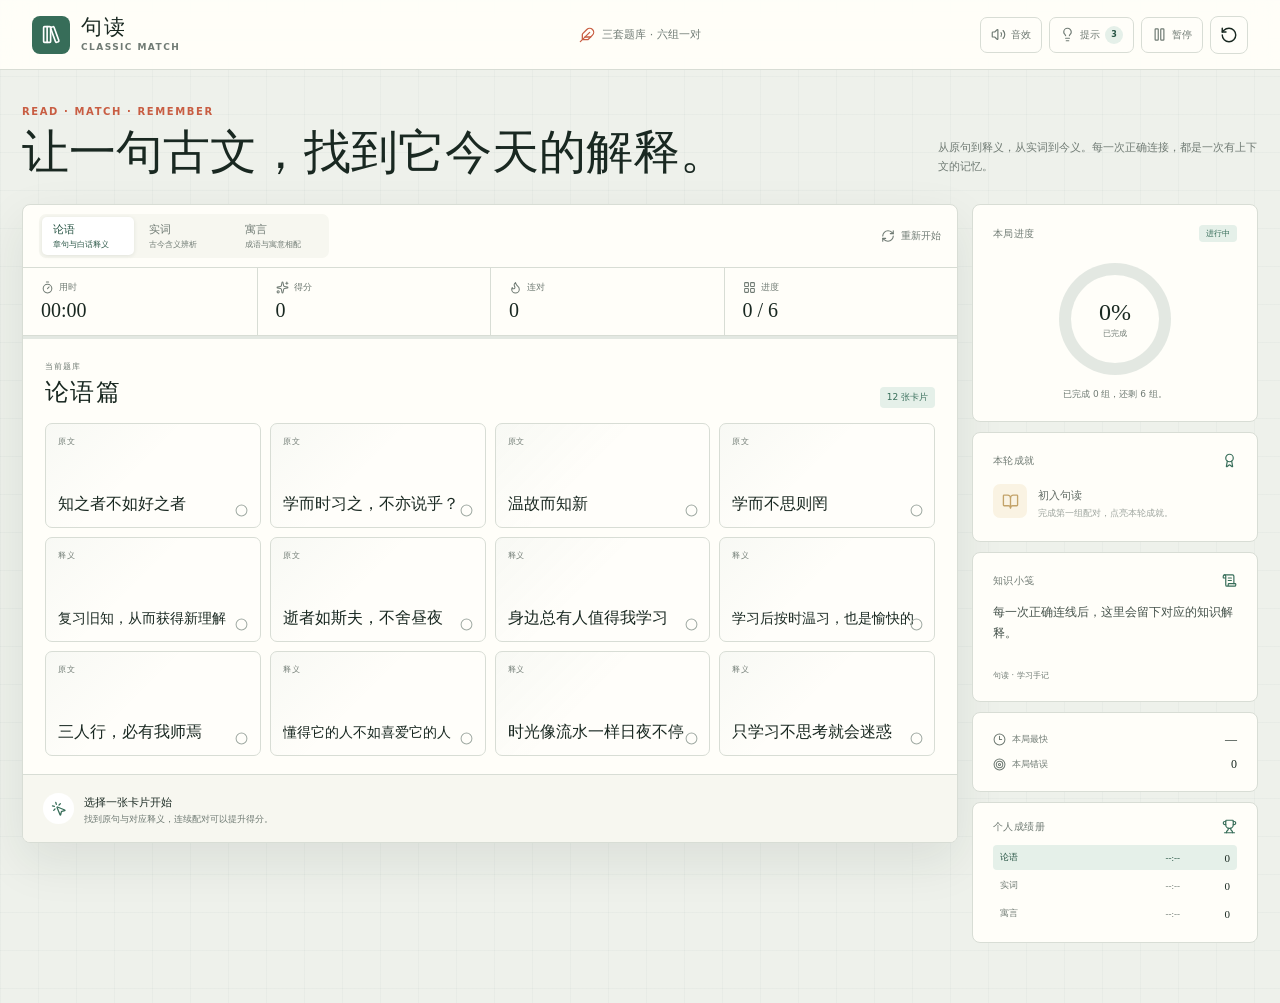
<file: index.html>
<!doctype html>
<html lang="zh-CN">
  <head>
    <meta charset="UTF-8" />
    <meta name="viewport" content="width=device-width, initial-scale=1.0" />
    <meta
      name="description"
      content="文言文连连看：通过配对原句、释义、实词与寓意复习文言文知识。"
    />
    <link rel="icon" href="data:," />
    <title>句读 · 文言文连连看</title>
    <link rel="stylesheet" href="styles.css" />
  </head>
  <body>
    <header class="topbar">
      <a class="brand" href="#" aria-label="句读首页">
        <span class="brand-mark"><i data-lucide="library-big"></i></span>
        <span class="brand-copy">
          <strong>句读</strong>
          <small>CLASSIC MATCH</small>
        </span>
      </a>
      <div class="topbar-note">
        <i data-lucide="feather"></i>
        三套题库 · 六组一对
      </div>
      <div class="top-controls">
        <button class="control-button" id="soundToggle" type="button" aria-pressed="true">
          <i data-lucide="volume-2"></i>
          <span>音效</span>
        </button>
        <button class="control-button" id="hintButton" type="button">
          <i data-lucide="lightbulb"></i>
          <span>提示</span>
          <em id="hintCount">3</em>
        </button>
        <button class="control-button" id="pauseButton" type="button">
          <i data-lucide="pause"></i>
          <span>暂停</span>
        </button>
        <button class="icon-button" id="restartTopButton" type="button" aria-label="重新开始本局" title="重新开始">
          <i data-lucide="rotate-ccw"></i>
        </button>
      </div>
    </header>

    <main class="page-shell">
      <div class="page-heading">
        <div>
          <p class="eyebrow">READ · MATCH · REMEMBER</p>
          <h1>让一句古文，找到它今天的解释。</h1>
        </div>
        <p class="heading-copy">
          从原句到释义，从实词到今义。每一次正确连接，都是一次有上下文的记忆。
        </p>
      </div>

      <div class="game-layout">
        <section class="game-column" aria-labelledby="boardHeading">
          <div class="game-toolbar">
            <div class="bank-tabs" id="bankTabs" aria-label="选择题库"></div>
            <button class="text-button" id="restartButton" type="button">
              <i data-lucide="refresh-cw"></i>
              重新开始
            </button>
          </div>

          <div class="scorebar">
            <div class="score-item">
              <span><i data-lucide="timer"></i> 用时</span>
              <strong id="timerValue">00:00</strong>
            </div>
            <div class="score-item">
              <span><i data-lucide="sparkles"></i> 得分</span>
              <strong id="scoreValue">0</strong>
            </div>
            <div class="score-item">
              <span><i data-lucide="flame"></i> 连对</span>
              <strong id="streakValue">0</strong>
            </div>
            <div class="score-item">
              <span><i data-lucide="layout-grid"></i> 进度</span>
              <strong id="progressValue">0 / 6</strong>
            </div>
          </div>

          <div class="progress-track" aria-label="本局配对进度">
            <span id="progressBar"></span>
          </div>

          <div class="board-wrap">
            <div class="board-heading">
              <div>
                <span class="board-kicker">当前题库</span>
                <h2 id="boardHeading">论语篇</h2>
              </div>
              <span class="board-counter" id="boardCounter">12 张卡片</span>
            </div>
            <div class="match-board" id="matchBoard" aria-live="polite"></div>
            <div class="pause-veil" id="pauseVeil" hidden>
              <span><i data-lucide="pause"></i></span>
              <strong>本局已暂停</strong>
              <p>点击顶部“继续”回到棋盘</p>
            </div>
          </div>

          <div class="feedback-bar" id="feedbackBar" aria-live="polite">
            <span class="feedback-icon"><i data-lucide="mouse-pointer-click"></i></span>
            <div>
              <strong id="feedbackTitle">选择一张卡片开始</strong>
              <p id="feedbackText">找到原句与对应释义，连续配对可以提升得分。</p>
            </div>
          </div>
        </section>

        <aside class="status-column" aria-label="游戏状态">
          <section class="status-section progress-section">
            <div class="section-heading">
              <span>本局进度</span>
              <span class="status-badge" id="statusBadge">进行中</span>
            </div>
            <div class="progress-ring" id="progressRing" style="--progress: 0%">
              <div>
                <strong id="ringValue">0%</strong>
                <span>已完成</span>
              </div>
            </div>
            <p id="progressCaption">已完成 0 组，还剩 6 组。</p>
          </section>

          <section class="status-section">
            <div class="section-heading">
              <span>本轮成就</span>
              <i data-lucide="award"></i>
            </div>
            <div class="achievement" id="achievementCard">
              <span class="achievement-icon"><i data-lucide="book-open"></i></span>
              <div>
                <strong id="achievementTitle">初入句读</strong>
                <p id="achievementText">完成第一组配对，点亮本轮成就。</p>
              </div>
            </div>
          </section>

          <section class="status-section note-section">
            <div class="section-heading">
              <span>知识小笺</span>
              <i data-lucide="scroll-text"></i>
            </div>
            <p id="knowledgeNote">每一次正确连线后，这里会留下对应的知识解释。</p>
            <span class="note-source" id="noteSource">句读 · 学习手记</span>
          </section>

          <section class="status-section best-section">
            <div class="best-row">
              <span><i data-lucide="clock-3"></i> 本局最快</span>
              <strong id="bestTime">—</strong>
            </div>
            <div class="best-row">
              <span><i data-lucide="target"></i> 本局错误</span>
              <strong id="errorValue">0</strong>
            </div>
          </section>

          <section class="status-section scorebook-section">
            <div class="section-heading">
              <span>个人成绩册</span>
              <i data-lucide="trophy"></i>
            </div>
            <div class="scorebook-list" id="scorebookList"></div>
          </section>
        </aside>
      </div>
    </main>

    <div class="result-overlay" id="resultOverlay" hidden>
      <section class="result-dialog" role="dialog" aria-modal="true" aria-labelledby="resultTitle">
        <button class="close-button" id="closeResultButton" type="button" aria-label="关闭结算">
          <i data-lucide="x"></i>
        </button>
        <span class="result-seal"><i data-lucide="check"></i></span>
        <p class="eyebrow">ROUND COMPLETE</p>
        <h2 id="resultTitle">本局已完成</h2>
        <p id="resultSubtitle">你把散落的句子重新连在了一起。</p>
        <div class="result-stats">
          <div>
            <strong id="resultTime">00:00</strong>
            <span>完成用时</span>
          </div>
          <div>
            <strong id="resultScore">0</strong>
            <span>本局得分</span>
          </div>
          <div>
            <strong id="resultStreak">0</strong>
            <span>最高连对</span>
          </div>
          <div>
            <strong id="resultErrors">0</strong>
            <span>错误次数</span>
          </div>
          <div>
            <strong id="resultHints">0</strong>
            <span>提示次数</span>
          </div>
        </div>
        <div class="result-achievement">
          <i data-lucide="award"></i>
          <div>
            <span>本轮成就</span>
            <strong id="resultAchievement">文心初成</strong>
          </div>
        </div>
        <div class="result-actions">
          <button class="secondary-button" id="closeResult" type="button">返回棋盘</button>
          <button class="primary-button" id="playAgainButton" type="button">
            <i data-lucide="rotate-ccw"></i>
            再玩一局
          </button>
        </div>
      </section>
    </div>

    <div class="toast" id="toast" role="status" aria-live="polite"></div>
    <script src="assets/lucide.min.js"></script>
    <script src="app.js"></script>
  </body>
</html>
</file>
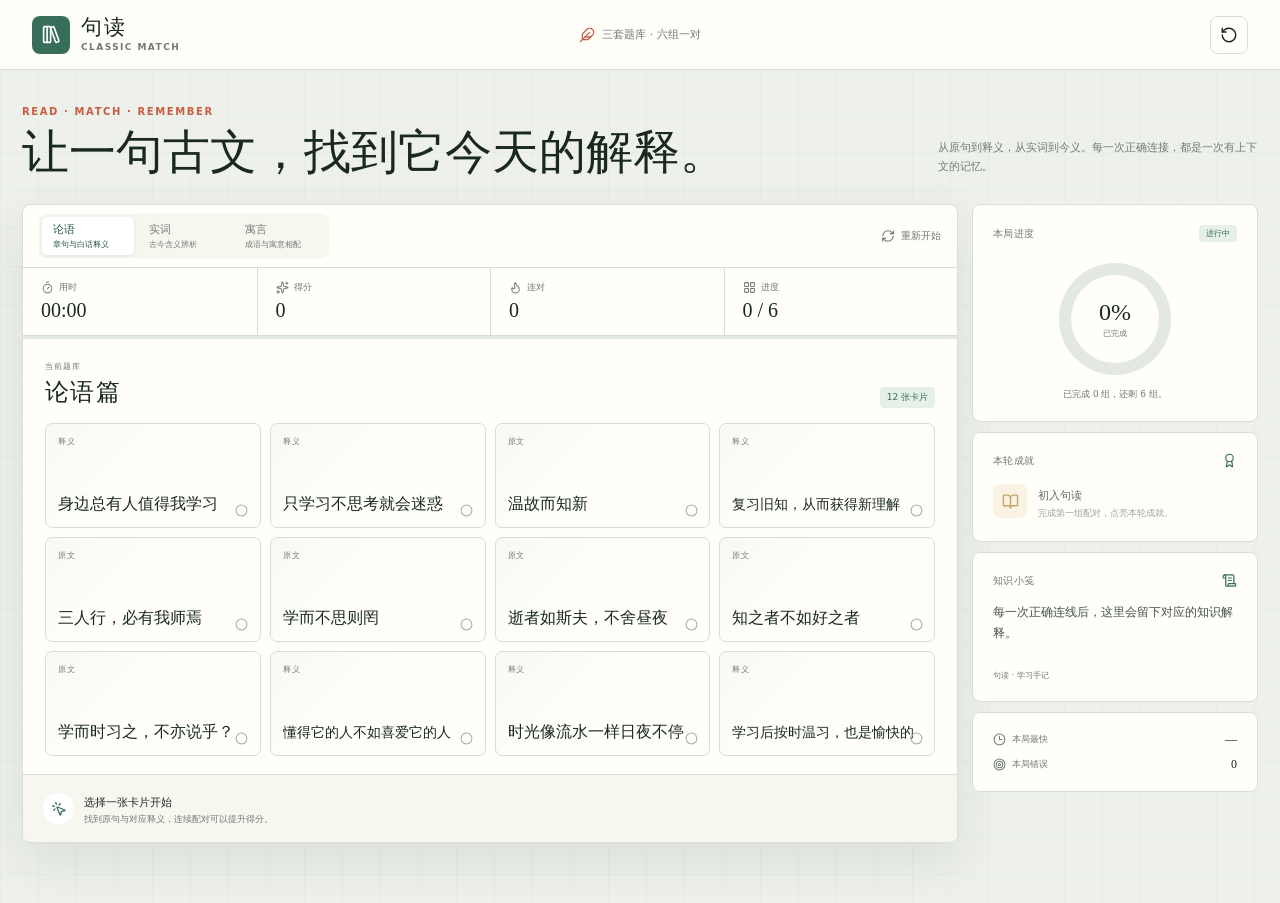
<file: v1/index.html>
<!doctype html>
<html lang="zh-CN">
  <head>
    <meta charset="UTF-8" />
    <meta name="viewport" content="width=device-width, initial-scale=1.0" />
    <meta
      name="description"
      content="文言文连连看：通过配对原句、释义、实词与寓意复习文言文知识。"
    />
    <link rel="icon" href="data:," />
    <title>句读 · 文言文连连看</title>
    <link rel="stylesheet" href="styles.css" />
  </head>
  <body>
    <header class="topbar">
      <a class="brand" href="#" aria-label="句读首页">
        <span class="brand-mark"><i data-lucide="library-big"></i></span>
        <span class="brand-copy">
          <strong>句读</strong>
          <small>CLASSIC MATCH</small>
        </span>
      </a>
      <div class="topbar-note">
        <i data-lucide="feather"></i>
        三套题库 · 六组一对
      </div>
      <button class="icon-button" id="restartTopButton" type="button" aria-label="重新开始本局" title="重新开始">
        <i data-lucide="rotate-ccw"></i>
      </button>
    </header>

    <main class="page-shell">
      <div class="page-heading">
        <div>
          <p class="eyebrow">READ · MATCH · REMEMBER</p>
          <h1>让一句古文，找到它今天的解释。</h1>
        </div>
        <p class="heading-copy">
          从原句到释义，从实词到今义。每一次正确连接，都是一次有上下文的记忆。
        </p>
      </div>

      <div class="game-layout">
        <section class="game-column" aria-labelledby="boardHeading">
          <div class="game-toolbar">
            <div class="bank-tabs" id="bankTabs" aria-label="选择题库"></div>
            <button class="text-button" id="restartButton" type="button">
              <i data-lucide="refresh-cw"></i>
              重新开始
            </button>
          </div>

          <div class="scorebar">
            <div class="score-item">
              <span><i data-lucide="timer"></i> 用时</span>
              <strong id="timerValue">00:00</strong>
            </div>
            <div class="score-item">
              <span><i data-lucide="sparkles"></i> 得分</span>
              <strong id="scoreValue">0</strong>
            </div>
            <div class="score-item">
              <span><i data-lucide="flame"></i> 连对</span>
              <strong id="streakValue">0</strong>
            </div>
            <div class="score-item">
              <span><i data-lucide="layout-grid"></i> 进度</span>
              <strong id="progressValue">0 / 6</strong>
            </div>
          </div>

          <div class="progress-track" aria-label="本局配对进度">
            <span id="progressBar"></span>
          </div>

          <div class="board-wrap">
            <div class="board-heading">
              <div>
                <span class="board-kicker">当前题库</span>
                <h2 id="boardHeading">论语篇</h2>
              </div>
              <span class="board-counter" id="boardCounter">12 张卡片</span>
            </div>
            <div class="match-board" id="matchBoard" aria-live="polite"></div>
          </div>

          <div class="feedback-bar" id="feedbackBar" aria-live="polite">
            <span class="feedback-icon"><i data-lucide="mouse-pointer-click"></i></span>
            <div>
              <strong id="feedbackTitle">选择一张卡片开始</strong>
              <p id="feedbackText">找到原句与对应释义，连续配对可以提升得分。</p>
            </div>
          </div>
        </section>

        <aside class="status-column" aria-label="游戏状态">
          <section class="status-section progress-section">
            <div class="section-heading">
              <span>本局进度</span>
              <span class="status-badge" id="statusBadge">进行中</span>
            </div>
            <div class="progress-ring" id="progressRing" style="--progress: 0%">
              <div>
                <strong id="ringValue">0%</strong>
                <span>已完成</span>
              </div>
            </div>
            <p id="progressCaption">已完成 0 组，还剩 6 组。</p>
          </section>

          <section class="status-section">
            <div class="section-heading">
              <span>本轮成就</span>
              <i data-lucide="award"></i>
            </div>
            <div class="achievement" id="achievementCard">
              <span class="achievement-icon"><i data-lucide="book-open"></i></span>
              <div>
                <strong id="achievementTitle">初入句读</strong>
                <p id="achievementText">完成第一组配对，点亮本轮成就。</p>
              </div>
            </div>
          </section>

          <section class="status-section note-section">
            <div class="section-heading">
              <span>知识小笺</span>
              <i data-lucide="scroll-text"></i>
            </div>
            <p id="knowledgeNote">每一次正确连线后，这里会留下对应的知识解释。</p>
            <span class="note-source" id="noteSource">句读 · 学习手记</span>
          </section>

          <section class="status-section best-section">
            <div class="best-row">
              <span><i data-lucide="clock-3"></i> 本局最快</span>
              <strong id="bestTime">—</strong>
            </div>
            <div class="best-row">
              <span><i data-lucide="target"></i> 本局错误</span>
              <strong id="errorValue">0</strong>
            </div>
          </section>
        </aside>
      </div>
    </main>

    <div class="result-overlay" id="resultOverlay" hidden>
      <section class="result-dialog" role="dialog" aria-modal="true" aria-labelledby="resultTitle">
        <button class="close-button" id="closeResultButton" type="button" aria-label="关闭结算">
          <i data-lucide="x"></i>
        </button>
        <span class="result-seal"><i data-lucide="check"></i></span>
        <p class="eyebrow">ROUND COMPLETE</p>
        <h2 id="resultTitle">本局已完成</h2>
        <p id="resultSubtitle">你把散落的句子重新连在了一起。</p>
        <div class="result-stats">
          <div>
            <strong id="resultTime">00:00</strong>
            <span>完成用时</span>
          </div>
          <div>
            <strong id="resultScore">0</strong>
            <span>本局得分</span>
          </div>
          <div>
            <strong id="resultStreak">0</strong>
            <span>最高连对</span>
          </div>
          <div>
            <strong id="resultErrors">0</strong>
            <span>错误次数</span>
          </div>
        </div>
        <div class="result-achievement">
          <i data-lucide="award"></i>
          <div>
            <span>本轮成就</span>
            <strong id="resultAchievement">文心初成</strong>
          </div>
        </div>
        <div class="result-actions">
          <button class="secondary-button" id="closeResult" type="button">返回棋盘</button>
          <button class="primary-button" id="playAgainButton" type="button">
            <i data-lucide="rotate-ccw"></i>
            再玩一局
          </button>
        </div>
      </section>
    </div>

    <div class="toast" id="toast" role="status" aria-live="polite"></div>
    <script src="assets/lucide.min.js"></script>
    <script src="app.js"></script>
  </body>
</html>
</file>
<file: styles.css>
:root {
  --canvas: #eef1eb;
  --surface: #fffef9;
  --surface-soft: #f7f7f0;
  --ink: #192821;
  --muted: #707b74;
  --line: #d8ddd5;
  --line-strong: #bcc6bd;
  --celadon: #376d59;
  --celadon-dark: #275444;
  --celadon-soft: #e5f0e9;
  --vermilion: #c85d42;
  --vermilion-soft: #f9e9e3;
  --gold: #a87927;
  --gold-soft: #f8efd9;
  --shadow: 0 18px 50px rgba(27, 46, 36, 0.09);
  --radius: 8px;
  color: var(--ink);
  background: var(--canvas);
  font-family:
    "Segoe UI", "Noto Sans SC", "Microsoft YaHei", system-ui, sans-serif;
  font-synthesis: none;
}

* {
  box-sizing: border-box;
}

html {
  min-width: 320px;
  background: var(--canvas);
}

body {
  min-width: 320px;
  min-height: 100vh;
  margin: 0;
  background:
    linear-gradient(rgba(55, 109, 89, 0.035) 1px, transparent 1px),
    linear-gradient(90deg, rgba(55, 109, 89, 0.035) 1px, transparent 1px),
    var(--canvas);
  background-size: 38px 38px;
}

button,
input {
  font: inherit;
}

button,
a {
  color: inherit;
}

button:focus-visible,
a:focus-visible {
  outline: 3px solid rgba(55, 109, 89, 0.25);
  outline-offset: 2px;
}

svg {
  width: 18px;
  height: 18px;
  stroke-width: 1.9;
}

.topbar {
  position: sticky;
  z-index: 20;
  top: 0;
  display: grid;
  grid-template-columns: 1fr auto 1fr;
  align-items: center;
  min-height: 70px;
  padding: 0 32px;
  border-bottom: 1px solid var(--line);
  background: rgba(255, 254, 249, 0.95);
  backdrop-filter: blur(12px);
}

.brand {
  display: inline-flex;
  gap: 11px;
  align-items: center;
  width: max-content;
  text-decoration: none;
}

.brand-mark {
  display: grid;
  width: 38px;
  height: 38px;
  place-items: center;
  border-radius: 8px;
  color: white;
  background: var(--celadon);
}

.brand-mark svg {
  width: 21px;
  height: 21px;
}

.brand-copy {
  display: grid;
  line-height: 1;
}

.brand-copy strong {
  font-family: "STKaiti", "KaiTi", "STSong", serif;
  font-size: 21px;
  letter-spacing: 0.1em;
}

.brand-copy small {
  margin-top: 5px;
  color: var(--muted);
  font-size: 9px;
  font-weight: 700;
  letter-spacing: 0.16em;
}

.topbar-note {
  display: inline-flex;
  gap: 7px;
  align-items: center;
  color: var(--muted);
  font-size: 11px;
}

.topbar-note svg {
  width: 16px;
  height: 16px;
  color: var(--vermilion);
}

.icon-button {
  display: grid;
  width: 38px;
  height: 38px;
  padding: 0;
  place-items: center;
  justify-self: end;
  border: 1px solid var(--line);
  border-radius: 8px;
  background: var(--surface);
  cursor: pointer;
}

.icon-button:hover {
  color: var(--celadon);
  border-color: var(--line-strong);
  background: var(--surface-soft);
}

.top-controls {
  display: flex;
  gap: 7px;
  align-items: center;
  justify-self: end;
}

.control-button {
  position: relative;
  display: inline-flex;
  gap: 5px;
  align-items: center;
  min-height: 36px;
  padding: 0 10px;
  border: 1px solid var(--line);
  border-radius: 7px;
  color: var(--muted);
  background: var(--surface);
  cursor: pointer;
  font-size: 10px;
}

.control-button:hover {
  color: var(--celadon);
  border-color: var(--line-strong);
  background: var(--surface-soft);
}

.control-button:disabled {
  opacity: 0.45;
  cursor: not-allowed;
}

.control-button svg {
  width: 15px;
  height: 15px;
}

.control-button em {
  display: grid;
  min-width: 18px;
  height: 18px;
  padding: 0 4px;
  place-items: center;
  border-radius: 9px;
  color: var(--celadon-dark);
  background: var(--celadon-soft);
  font-size: 8px;
  font-style: normal;
  font-weight: 700;
}

.control-button.is-off {
  color: #9aa49d;
}

.page-shell {
  width: min(1260px, calc(100% - 44px));
  margin: 0 auto;
  padding: 36px 0 60px;
}

.page-heading {
  display: flex;
  gap: 38px;
  align-items: flex-end;
  justify-content: space-between;
  margin-bottom: 24px;
}

.eyebrow {
  margin: 0 0 7px;
  color: var(--vermilion);
  font-size: 10px;
  font-weight: 750;
  letter-spacing: 0.16em;
}

.page-heading h1 {
  max-width: 820px;
  margin: 0;
  font-family: "STKaiti", "KaiTi", "STSong", serif;
  font-size: clamp(30px, 4vw, 47px);
  font-weight: 600;
  line-height: 1.2;
  letter-spacing: 0;
}

.heading-copy {
  max-width: 320px;
  margin: 0 0 4px;
  color: var(--muted);
  font-size: 11px;
  line-height: 1.7;
}

.game-layout {
  display: grid;
  grid-template-columns: minmax(0, 1fr) 286px;
  gap: 14px;
  align-items: start;
}

.game-column {
  overflow: hidden;
  border: 1px solid var(--line);
  border-radius: var(--radius);
  background: var(--surface);
  box-shadow: var(--shadow);
}

.game-toolbar {
  display: flex;
  gap: 16px;
  align-items: center;
  justify-content: space-between;
  min-height: 62px;
  padding: 9px 16px;
  border-bottom: 1px solid var(--line);
}

.bank-tabs {
  display: flex;
  gap: 4px;
  min-width: 0;
  padding: 3px;
  border-radius: 7px;
  background: var(--surface-soft);
}

.bank-tab {
  display: grid;
  gap: 2px;
  min-width: 92px;
  min-height: 38px;
  padding: 5px 11px;
  border: 0;
  border-radius: 5px;
  color: var(--muted);
  background: transparent;
  cursor: pointer;
  text-align: left;
}

.bank-tab:hover {
  color: var(--ink);
}

.bank-tab span {
  font-size: 11px;
  font-weight: 650;
}

.bank-tab small {
  font-size: 8px;
  white-space: nowrap;
}

.bank-tab.is-active {
  color: var(--celadon-dark);
  background: white;
  box-shadow: 0 1px 4px rgba(27, 46, 36, 0.1);
}

.text-button {
  display: inline-flex;
  gap: 6px;
  align-items: center;
  padding: 4px 0;
  border: 0;
  color: var(--muted);
  background: transparent;
  cursor: pointer;
  font-size: 10px;
  white-space: nowrap;
}

.text-button:hover {
  color: var(--celadon);
}

.text-button svg {
  width: 14px;
  height: 14px;
}

.scorebar {
  display: grid;
  grid-template-columns: repeat(4, 1fr);
  border-bottom: 1px solid var(--line);
}

.score-item {
  display: grid;
  gap: 5px;
  padding: 13px 18px;
}

.score-item + .score-item {
  border-left: 1px solid var(--line);
}

.score-item > span {
  display: inline-flex;
  gap: 5px;
  align-items: center;
  color: var(--muted);
  font-size: 9px;
}

.score-item > span svg {
  width: 13px;
  height: 13px;
}

.score-item strong {
  font-family: Georgia, "Times New Roman", serif;
  font-size: 20px;
  font-weight: 500;
}

.progress-track {
  height: 3px;
  background: #e3e8e2;
}

.progress-track span {
  display: block;
  width: 0;
  height: 100%;
  background: var(--celadon);
  transition: width 220ms ease;
}

.board-wrap {
  position: relative;
  padding: 22px 22px 18px;
}

.board-heading {
  display: flex;
  gap: 20px;
  align-items: flex-end;
  justify-content: space-between;
  margin-bottom: 15px;
}

.board-kicker {
  display: block;
  margin-bottom: 4px;
  color: var(--muted);
  font-size: 8px;
  font-weight: 700;
  letter-spacing: 0.12em;
}

.board-heading h2 {
  margin: 0;
  font-family: "STKaiti", "KaiTi", "STSong", serif;
  font-size: 24px;
  font-weight: 600;
  letter-spacing: 0.06em;
}

.board-counter {
  padding: 4px 7px;
  border-radius: 4px;
  color: var(--celadon);
  background: var(--celadon-soft);
  font-size: 9px;
}

.match-board {
  display: grid;
  grid-template-columns: repeat(4, minmax(0, 1fr));
  gap: 9px;
}

.match-board.is-paused {
  opacity: 0.26;
  pointer-events: none;
}

.pause-veil {
  position: absolute;
  z-index: 4;
  inset: 57px 22px 18px;
  display: grid;
  align-content: center;
  justify-items: center;
  border: 1px solid rgba(55, 109, 89, 0.24);
  border-radius: 8px;
  background: rgba(255, 254, 249, 0.76);
  backdrop-filter: blur(3px);
}

.pause-veil[hidden] {
  display: none;
}

.pause-veil > span {
  display: grid;
  width: 42px;
  height: 42px;
  place-items: center;
  border-radius: 50%;
  color: white;
  background: var(--celadon);
}

.pause-veil strong {
  margin-top: 11px;
  font-family: "STKaiti", "KaiTi", "STSong", serif;
  font-size: 18px;
}

.pause-veil p {
  margin: 4px 0 0;
  color: var(--muted);
  font-size: 9px;
}

.match-card {
  position: relative;
  display: flex;
  flex-direction: column;
  gap: 10px;
  justify-content: space-between;
  min-width: 0;
  min-height: 105px;
  padding: 12px;
  overflow: hidden;
  border: 1px solid var(--line);
  border-radius: 7px;
  color: var(--ink);
  background:
    linear-gradient(135deg, rgba(55, 109, 89, 0.035), transparent 45%),
    #fffefa;
  cursor: pointer;
  text-align: left;
  transition: border-color 150ms ease, background 150ms ease, transform 150ms ease;
}

.match-card:hover:not(:disabled) {
  border-color: var(--line-strong);
  transform: translateY(-1px);
}

.match-card.is-selected {
  border-color: var(--celadon);
  background: var(--celadon-soft);
  box-shadow: inset 0 0 0 1px var(--celadon);
}

.match-card.is-error {
  border-color: var(--vermilion);
  background: var(--vermilion-soft);
  animation: card-shake 230ms ease;
}

.match-card.is-matched {
  color: var(--celadon-dark);
  border-color: #b7d2c2;
  background: #eaf4ed;
  cursor: default;
}

.match-card.is-hinted {
  border-color: var(--gold);
  background: var(--gold-soft);
  box-shadow: inset 0 0 0 1px var(--gold);
}

.match-card.is-matched .card-side,
.match-card.is-matched .card-mark {
  color: var(--celadon);
}

.card-side {
  color: var(--muted);
  font-size: 8px;
  font-weight: 700;
  letter-spacing: 0.1em;
}

.card-text {
  display: -webkit-box;
  overflow: hidden;
  font-family: "STKaiti", "KaiTi", "STSong", serif;
  font-size: 16px;
  font-weight: 600;
  line-height: 1.45;
  overflow-wrap: anywhere;
  -webkit-box-orient: vertical;
  -webkit-line-clamp: 3;
}

.match-card.is-long .card-text {
  font-size: 14px;
}

.match-card.is-very-long .card-text {
  font-size: 12px;
  line-height: 1.5;
}

.card-mark {
  position: absolute;
  right: 9px;
  bottom: 8px;
  display: grid;
  width: 18px;
  height: 18px;
  place-items: center;
  color: #a1aba4;
}

.card-mark svg {
  width: 13px;
  height: 13px;
}

.feedback-bar {
  display: grid;
  grid-template-columns: auto minmax(0, 1fr);
  gap: 10px;
  align-items: center;
  min-height: 68px;
  padding: 12px 20px;
  border-top: 1px solid var(--line);
  background: var(--surface-soft);
}

.feedback-bar[data-type="correct"] {
  background: var(--celadon-soft);
}

.feedback-bar[data-type="error"] {
  background: var(--vermilion-soft);
}

.feedback-icon {
  display: grid;
  width: 31px;
  height: 31px;
  place-items: center;
  border-radius: 50%;
  color: var(--celadon);
  background: white;
}

.feedback-bar[data-type="error"] .feedback-icon {
  color: var(--vermilion);
}

.feedback-icon svg {
  width: 16px;
  height: 16px;
}

.feedback-bar strong {
  font-size: 11px;
}

.feedback-bar p {
  margin: 3px 0 0;
  color: var(--muted);
  font-size: 9px;
  line-height: 1.55;
}

.status-column {
  display: grid;
  gap: 10px;
}

.status-section {
  padding: 20px;
  border: 1px solid var(--line);
  border-radius: var(--radius);
  background: var(--surface);
}

.section-heading {
  display: flex;
  gap: 9px;
  align-items: center;
  justify-content: space-between;
  color: var(--muted);
  font-size: 10px;
  font-weight: 700;
  letter-spacing: 0.04em;
}

.section-heading svg {
  width: 15px;
  height: 15px;
  color: var(--celadon);
}

.status-badge {
  padding: 3px 7px;
  border-radius: 4px;
  color: var(--celadon);
  background: var(--celadon-soft);
  font-size: 8px;
  letter-spacing: 0;
}

.progress-section {
  display: grid;
  justify-items: center;
}

.progress-section .section-heading {
  width: 100%;
}

.progress-ring {
  --progress: 0%;
  position: relative;
  display: grid;
  width: 112px;
  height: 112px;
  margin: 21px 0 13px;
  place-items: center;
  border-radius: 50%;
  background: conic-gradient(var(--celadon) var(--progress), #e3e8e2 0);
}

.progress-ring::after {
  position: absolute;
  width: 88px;
  height: 88px;
  border-radius: 50%;
  background: var(--surface);
  content: "";
}

.progress-ring > div {
  position: relative;
  z-index: 1;
  display: grid;
  justify-items: center;
}

.progress-ring strong {
  font-family: Georgia, "Times New Roman", serif;
  font-size: 24px;
  font-weight: 500;
}

.progress-ring span {
  margin-top: 2px;
  color: var(--muted);
  font-size: 8px;
}

.progress-section > p {
  margin: 0;
  color: var(--muted);
  font-size: 9px;
  text-align: center;
}

.achievement {
  display: flex;
  gap: 11px;
  align-items: flex-start;
  margin-top: 16px;
  opacity: 0.68;
}

.achievement.is-unlocked {
  opacity: 1;
}

.achievement-icon {
  display: grid;
  flex: 0 0 auto;
  width: 34px;
  height: 34px;
  place-items: center;
  border-radius: 7px;
  color: var(--gold);
  background: var(--gold-soft);
}

.achievement.is-unlocked .achievement-icon {
  color: white;
  background: var(--gold);
}

.achievement-icon svg {
  width: 17px;
  height: 17px;
}

.achievement strong {
  font-size: 11px;
}

.achievement p {
  margin: 4px 0 0;
  color: var(--muted);
  font-size: 9px;
  line-height: 1.55;
}

.note-section p {
  min-height: 58px;
  margin: 14px 0 0;
  color: #46534c;
  font-family: "STKaiti", "KaiTi", "STSong", serif;
  font-size: 12px;
  line-height: 1.75;
}

.note-source {
  display: block;
  margin-top: 10px;
  color: var(--muted);
  font-size: 8px;
}

.best-section {
  padding-block: 14px;
}

.scorebook-section {
  padding-block: 16px;
}

.scorebook-list {
  display: grid;
  gap: 3px;
  margin-top: 11px;
}

.scorebook-row {
  display: grid;
  grid-template-columns: 1fr auto 42px;
  gap: 8px;
  align-items: center;
  padding: 6px 7px;
  border-radius: 4px;
  color: var(--muted);
  font-size: 9px;
}

.scorebook-row.is-current {
  color: var(--celadon-dark);
  background: var(--celadon-soft);
}

.scorebook-row span:nth-child(2) {
  font-family: Georgia, "Times New Roman", serif;
}

.scorebook-row strong {
  color: var(--ink);
  font-family: Georgia, "Times New Roman", serif;
  font-size: 11px;
  font-weight: 500;
  text-align: right;
}

.best-row {
  display: flex;
  gap: 10px;
  align-items: center;
  justify-content: space-between;
  padding: 5px 0;
}

.best-row span {
  display: inline-flex;
  gap: 6px;
  align-items: center;
  color: var(--muted);
  font-size: 9px;
}

.best-row svg {
  width: 13px;
  height: 13px;
}

.best-row strong {
  font-family: Georgia, "Times New Roman", serif;
  font-size: 12px;
  font-weight: 500;
}

.result-overlay {
  position: fixed;
  z-index: 50;
  inset: 0;
  display: grid;
  padding: 24px;
  place-items: center;
  background: rgba(19, 33, 26, 0.54);
  backdrop-filter: blur(5px);
}

.result-overlay[hidden] {
  display: none;
}

.result-dialog {
  position: relative;
  width: min(480px, 100%);
  padding: 32px;
  border: 1px solid var(--line);
  border-radius: var(--radius);
  background: var(--surface);
  box-shadow: 0 30px 80px rgba(19, 33, 26, 0.3);
  animation: dialog-in 220ms ease both;
}

.close-button {
  position: absolute;
  top: 13px;
  right: 13px;
  display: grid;
  width: 31px;
  height: 31px;
  padding: 0;
  place-items: center;
  border: 0;
  border-radius: 6px;
  color: var(--muted);
  background: transparent;
  cursor: pointer;
}

.close-button:hover {
  background: var(--surface-soft);
}

.result-seal {
  display: grid;
  width: 46px;
  height: 46px;
  margin-bottom: 20px;
  place-items: center;
  border-radius: 50%;
  color: white;
  background: var(--vermilion);
  box-shadow: 0 0 0 5px var(--vermilion-soft);
}

.result-dialog h2 {
  margin: 0;
  font-family: "STKaiti", "KaiTi", "STSong", serif;
  font-size: 34px;
  font-weight: 600;
}

.result-dialog > p:not(.eyebrow) {
  margin: 8px 0 20px;
  color: var(--muted);
  font-size: 11px;
}

.result-stats {
  display: grid;
  grid-template-columns: repeat(5, 1fr);
  overflow: hidden;
  border: 1px solid var(--line);
  border-radius: 7px;
}

.result-stats > div {
  display: grid;
  gap: 4px;
  padding: 13px;
}

.result-stats > div + div {
  border-left: 1px solid var(--line);
}

.result-stats strong {
  font-family: Georgia, "Times New Roman", serif;
  font-size: 18px;
  font-weight: 500;
}

.result-stats span {
  color: var(--muted);
  font-size: 8px;
}

.result-achievement {
  display: flex;
  gap: 10px;
  align-items: center;
  margin-top: 12px;
  padding: 12px 14px;
  border-radius: 7px;
  color: var(--celadon-dark);
  background: var(--celadon-soft);
}

.result-achievement > svg {
  color: var(--gold);
}

.result-achievement div {
  display: grid;
  gap: 2px;
}

.result-achievement span {
  color: var(--muted);
  font-size: 8px;
}

.result-achievement strong {
  font-size: 12px;
}

.result-actions {
  display: grid;
  grid-template-columns: 1fr 1fr;
  gap: 8px;
  margin-top: 18px;
}

.primary-button,
.secondary-button {
  display: inline-flex;
  gap: 7px;
  align-items: center;
  justify-content: center;
  min-height: 42px;
  border-radius: 7px;
  cursor: pointer;
  font-weight: 650;
}

.primary-button {
  border: 1px solid var(--celadon);
  color: white;
  background: var(--celadon);
}

.primary-button:hover {
  background: var(--celadon-dark);
}

.secondary-button {
  border: 1px solid var(--line);
  background: white;
}

.secondary-button:hover {
  background: var(--surface-soft);
}

.toast {
  position: fixed;
  z-index: 60;
  right: 22px;
  bottom: 22px;
  max-width: min(340px, calc(100vw - 44px));
  padding: 10px 13px;
  border: 1px solid var(--line-strong);
  border-radius: 7px;
  background: var(--surface);
  box-shadow: 0 10px 30px rgba(19, 33, 26, 0.15);
  font-size: 11px;
  opacity: 0;
  pointer-events: none;
  transform: translateY(8px);
  transition: opacity 180ms ease, transform 180ms ease;
}

.toast.is-visible {
  opacity: 1;
  transform: translateY(0);
}

@keyframes card-shake {
  0%,
  100% {
    transform: translateX(0);
  }
  30% {
    transform: translateX(-3px);
  }
  70% {
    transform: translateX(3px);
  }
}

@keyframes dialog-in {
  from {
    opacity: 0;
    transform: translateY(7px);
  }
  to {
    opacity: 1;
    transform: translateY(0);
  }
}

@media (max-width: 1040px) {
  .page-shell {
    width: min(100% - 30px, 900px);
  }

  .game-layout {
    grid-template-columns: 1fr;
  }

  .status-column {
    grid-template-columns: 1fr 1fr;
  }

  .note-section {
    grid-row: span 2;
  }
}

@media (max-width: 700px) {
  .topbar {
    grid-template-columns: 1fr auto;
    padding: 0 16px;
  }

  .topbar-note {
    display: none;
  }

  .top-controls {
    gap: 5px;
  }

  .control-button {
    min-height: 34px;
    padding-inline: 8px;
  }

  .control-button span {
    display: none;
  }

  .page-shell {
    width: min(100% - 22px, 560px);
    padding-top: 24px;
  }

  .page-heading {
    display: grid;
    gap: 12px;
  }

  .page-heading h1 {
    font-size: 32px;
  }

  .heading-copy {
    max-width: none;
  }

  .game-toolbar {
    align-items: flex-start;
    flex-direction: column;
  }

  .bank-tabs {
    width: 100%;
  }

  .bank-tab {
    flex: 1;
    min-width: 0;
  }

  .bank-tab small {
    display: none;
  }

  .scorebar {
    grid-template-columns: 1fr 1fr;
  }

  .score-item:nth-child(3) {
    border-top: 1px solid var(--line);
    border-left: 0;
  }

  .score-item:nth-child(4) {
    border-top: 1px solid var(--line);
  }

  .board-wrap {
    padding: 17px 12px 13px;
  }

  .match-board {
    grid-template-columns: 1fr 1fr;
    gap: 7px;
  }

  .match-card {
    min-height: 100px;
    padding: 10px;
  }

  .card-text {
    font-size: 15px;
  }

  .match-card.is-long .card-text {
    font-size: 13px;
  }

  .match-card.is-very-long .card-text {
    font-size: 11px;
  }

  .status-column {
    grid-template-columns: 1fr;
  }

  .result-dialog {
    padding: 27px 18px 18px;
  }

  .result-stats {
    grid-template-columns: 1fr 1fr;
  }

  .result-stats > div:nth-child(3) {
    border-top: 1px solid var(--line);
    border-left: 0;
  }

  .result-stats > div:nth-child(4) {
    border-top: 1px solid var(--line);
  }

  .result-stats > div:nth-child(5) {
    grid-column: 2;
    border-top: 1px solid var(--line);
    border-left: 1px solid var(--line);
  }
}

@media (max-width: 360px) {
  .page-shell {
    width: min(100% - 16px, 340px);
  }

  #restartTopButton {
    display: none;
  }

  .top-controls {
    gap: 3px;
  }

  .control-button {
    padding-inline: 6px;
  }

  .match-card {
    min-height: 96px;
    padding: 9px;
  }

  .card-text,
  .match-card.is-long .card-text,
  .match-card.is-very-long .card-text {
    font-size: 11px;
  }
}

@media (prefers-reduced-motion: reduce) {
  *,
  *::before,
  *::after {
    animation-duration: 0.01ms !important;
    animation-iteration-count: 1 !important;
    transition-duration: 0.01ms !important;
  }
}
</file>
<file: v1/styles.css>
:root {
  --canvas: #eef1eb;
  --surface: #fffef9;
  --surface-soft: #f7f7f0;
  --ink: #192821;
  --muted: #707b74;
  --line: #d8ddd5;
  --line-strong: #bcc6bd;
  --celadon: #376d59;
  --celadon-dark: #275444;
  --celadon-soft: #e5f0e9;
  --vermilion: #c85d42;
  --vermilion-soft: #f9e9e3;
  --gold: #a87927;
  --gold-soft: #f8efd9;
  --shadow: 0 18px 50px rgba(27, 46, 36, 0.09);
  --radius: 8px;
  color: var(--ink);
  background: var(--canvas);
  font-family:
    "Segoe UI", "Noto Sans SC", "Microsoft YaHei", system-ui, sans-serif;
  font-synthesis: none;
}

* {
  box-sizing: border-box;
}

html {
  min-width: 320px;
  background: var(--canvas);
}

body {
  min-width: 320px;
  min-height: 100vh;
  margin: 0;
  background:
    linear-gradient(rgba(55, 109, 89, 0.035) 1px, transparent 1px),
    linear-gradient(90deg, rgba(55, 109, 89, 0.035) 1px, transparent 1px),
    var(--canvas);
  background-size: 38px 38px;
}

button,
input {
  font: inherit;
}

button,
a {
  color: inherit;
}

button:focus-visible,
a:focus-visible {
  outline: 3px solid rgba(55, 109, 89, 0.25);
  outline-offset: 2px;
}

svg {
  width: 18px;
  height: 18px;
  stroke-width: 1.9;
}

.topbar {
  position: sticky;
  z-index: 20;
  top: 0;
  display: grid;
  grid-template-columns: 1fr auto 1fr;
  align-items: center;
  min-height: 70px;
  padding: 0 32px;
  border-bottom: 1px solid var(--line);
  background: rgba(255, 254, 249, 0.95);
  backdrop-filter: blur(12px);
}

.brand {
  display: inline-flex;
  gap: 11px;
  align-items: center;
  width: max-content;
  text-decoration: none;
}

.brand-mark {
  display: grid;
  width: 38px;
  height: 38px;
  place-items: center;
  border-radius: 8px;
  color: white;
  background: var(--celadon);
}

.brand-mark svg {
  width: 21px;
  height: 21px;
}

.brand-copy {
  display: grid;
  line-height: 1;
}

.brand-copy strong {
  font-family: "STKaiti", "KaiTi", "STSong", serif;
  font-size: 21px;
  letter-spacing: 0.1em;
}

.brand-copy small {
  margin-top: 5px;
  color: var(--muted);
  font-size: 9px;
  font-weight: 700;
  letter-spacing: 0.16em;
}

.topbar-note {
  display: inline-flex;
  gap: 7px;
  align-items: center;
  color: var(--muted);
  font-size: 11px;
}

.topbar-note svg {
  width: 16px;
  height: 16px;
  color: var(--vermilion);
}

.icon-button {
  display: grid;
  width: 38px;
  height: 38px;
  padding: 0;
  place-items: center;
  justify-self: end;
  border: 1px solid var(--line);
  border-radius: 8px;
  background: var(--surface);
  cursor: pointer;
}

.icon-button:hover {
  color: var(--celadon);
  border-color: var(--line-strong);
  background: var(--surface-soft);
}

.page-shell {
  width: min(1260px, calc(100% - 44px));
  margin: 0 auto;
  padding: 36px 0 60px;
}

.page-heading {
  display: flex;
  gap: 38px;
  align-items: flex-end;
  justify-content: space-between;
  margin-bottom: 24px;
}

.eyebrow {
  margin: 0 0 7px;
  color: var(--vermilion);
  font-size: 10px;
  font-weight: 750;
  letter-spacing: 0.16em;
}

.page-heading h1 {
  max-width: 820px;
  margin: 0;
  font-family: "STKaiti", "KaiTi", "STSong", serif;
  font-size: clamp(30px, 4vw, 47px);
  font-weight: 600;
  line-height: 1.2;
  letter-spacing: 0;
}

.heading-copy {
  max-width: 320px;
  margin: 0 0 4px;
  color: var(--muted);
  font-size: 11px;
  line-height: 1.7;
}

.game-layout {
  display: grid;
  grid-template-columns: minmax(0, 1fr) 286px;
  gap: 14px;
  align-items: start;
}

.game-column {
  overflow: hidden;
  border: 1px solid var(--line);
  border-radius: var(--radius);
  background: var(--surface);
  box-shadow: var(--shadow);
}

.game-toolbar {
  display: flex;
  gap: 16px;
  align-items: center;
  justify-content: space-between;
  min-height: 62px;
  padding: 9px 16px;
  border-bottom: 1px solid var(--line);
}

.bank-tabs {
  display: flex;
  gap: 4px;
  min-width: 0;
  padding: 3px;
  border-radius: 7px;
  background: var(--surface-soft);
}

.bank-tab {
  display: grid;
  gap: 2px;
  min-width: 92px;
  min-height: 38px;
  padding: 5px 11px;
  border: 0;
  border-radius: 5px;
  color: var(--muted);
  background: transparent;
  cursor: pointer;
  text-align: left;
}

.bank-tab:hover {
  color: var(--ink);
}

.bank-tab span {
  font-size: 11px;
  font-weight: 650;
}

.bank-tab small {
  font-size: 8px;
  white-space: nowrap;
}

.bank-tab.is-active {
  color: var(--celadon-dark);
  background: white;
  box-shadow: 0 1px 4px rgba(27, 46, 36, 0.1);
}

.text-button {
  display: inline-flex;
  gap: 6px;
  align-items: center;
  padding: 4px 0;
  border: 0;
  color: var(--muted);
  background: transparent;
  cursor: pointer;
  font-size: 10px;
  white-space: nowrap;
}

.text-button:hover {
  color: var(--celadon);
}

.text-button svg {
  width: 14px;
  height: 14px;
}

.scorebar {
  display: grid;
  grid-template-columns: repeat(4, 1fr);
  border-bottom: 1px solid var(--line);
}

.score-item {
  display: grid;
  gap: 5px;
  padding: 13px 18px;
}

.score-item + .score-item {
  border-left: 1px solid var(--line);
}

.score-item > span {
  display: inline-flex;
  gap: 5px;
  align-items: center;
  color: var(--muted);
  font-size: 9px;
}

.score-item > span svg {
  width: 13px;
  height: 13px;
}

.score-item strong {
  font-family: Georgia, "Times New Roman", serif;
  font-size: 20px;
  font-weight: 500;
}

.progress-track {
  height: 3px;
  background: #e3e8e2;
}

.progress-track span {
  display: block;
  width: 0;
  height: 100%;
  background: var(--celadon);
  transition: width 220ms ease;
}

.board-wrap {
  padding: 22px 22px 18px;
}

.board-heading {
  display: flex;
  gap: 20px;
  align-items: flex-end;
  justify-content: space-between;
  margin-bottom: 15px;
}

.board-kicker {
  display: block;
  margin-bottom: 4px;
  color: var(--muted);
  font-size: 8px;
  font-weight: 700;
  letter-spacing: 0.12em;
}

.board-heading h2 {
  margin: 0;
  font-family: "STKaiti", "KaiTi", "STSong", serif;
  font-size: 24px;
  font-weight: 600;
  letter-spacing: 0.06em;
}

.board-counter {
  padding: 4px 7px;
  border-radius: 4px;
  color: var(--celadon);
  background: var(--celadon-soft);
  font-size: 9px;
}

.match-board {
  display: grid;
  grid-template-columns: repeat(4, minmax(0, 1fr));
  gap: 9px;
}

.match-card {
  position: relative;
  display: flex;
  flex-direction: column;
  gap: 10px;
  justify-content: space-between;
  min-width: 0;
  min-height: 105px;
  padding: 12px;
  overflow: hidden;
  border: 1px solid var(--line);
  border-radius: 7px;
  color: var(--ink);
  background:
    linear-gradient(135deg, rgba(55, 109, 89, 0.035), transparent 45%),
    #fffefa;
  cursor: pointer;
  text-align: left;
  transition: border-color 150ms ease, background 150ms ease, transform 150ms ease;
}

.match-card:hover:not(:disabled) {
  border-color: var(--line-strong);
  transform: translateY(-1px);
}

.match-card.is-selected {
  border-color: var(--celadon);
  background: var(--celadon-soft);
  box-shadow: inset 0 0 0 1px var(--celadon);
}

.match-card.is-error {
  border-color: var(--vermilion);
  background: var(--vermilion-soft);
  animation: card-shake 230ms ease;
}

.match-card.is-matched {
  color: var(--celadon-dark);
  border-color: #b7d2c2;
  background: #eaf4ed;
  cursor: default;
}

.match-card.is-matched .card-side,
.match-card.is-matched .card-mark {
  color: var(--celadon);
}

.card-side {
  color: var(--muted);
  font-size: 8px;
  font-weight: 700;
  letter-spacing: 0.1em;
}

.card-text {
  display: -webkit-box;
  overflow: hidden;
  font-family: "STKaiti", "KaiTi", "STSong", serif;
  font-size: 16px;
  font-weight: 600;
  line-height: 1.45;
  overflow-wrap: anywhere;
  -webkit-box-orient: vertical;
  -webkit-line-clamp: 3;
}

.match-card.is-long .card-text {
  font-size: 14px;
}

.match-card.is-very-long .card-text {
  font-size: 12px;
  line-height: 1.5;
}

.card-mark {
  position: absolute;
  right: 9px;
  bottom: 8px;
  display: grid;
  width: 18px;
  height: 18px;
  place-items: center;
  color: #a1aba4;
}

.card-mark svg {
  width: 13px;
  height: 13px;
}

.feedback-bar {
  display: grid;
  grid-template-columns: auto minmax(0, 1fr);
  gap: 10px;
  align-items: center;
  min-height: 68px;
  padding: 12px 20px;
  border-top: 1px solid var(--line);
  background: var(--surface-soft);
}

.feedback-bar[data-type="correct"] {
  background: var(--celadon-soft);
}

.feedback-bar[data-type="error"] {
  background: var(--vermilion-soft);
}

.feedback-icon {
  display: grid;
  width: 31px;
  height: 31px;
  place-items: center;
  border-radius: 50%;
  color: var(--celadon);
  background: white;
}

.feedback-bar[data-type="error"] .feedback-icon {
  color: var(--vermilion);
}

.feedback-icon svg {
  width: 16px;
  height: 16px;
}

.feedback-bar strong {
  font-size: 11px;
}

.feedback-bar p {
  margin: 3px 0 0;
  color: var(--muted);
  font-size: 9px;
  line-height: 1.55;
}

.status-column {
  display: grid;
  gap: 10px;
}

.status-section {
  padding: 20px;
  border: 1px solid var(--line);
  border-radius: var(--radius);
  background: var(--surface);
}

.section-heading {
  display: flex;
  gap: 9px;
  align-items: center;
  justify-content: space-between;
  color: var(--muted);
  font-size: 10px;
  font-weight: 700;
  letter-spacing: 0.04em;
}

.section-heading svg {
  width: 15px;
  height: 15px;
  color: var(--celadon);
}

.status-badge {
  padding: 3px 7px;
  border-radius: 4px;
  color: var(--celadon);
  background: var(--celadon-soft);
  font-size: 8px;
  letter-spacing: 0;
}

.progress-section {
  display: grid;
  justify-items: center;
}

.progress-section .section-heading {
  width: 100%;
}

.progress-ring {
  --progress: 0%;
  position: relative;
  display: grid;
  width: 112px;
  height: 112px;
  margin: 21px 0 13px;
  place-items: center;
  border-radius: 50%;
  background: conic-gradient(var(--celadon) var(--progress), #e3e8e2 0);
}

.progress-ring::after {
  position: absolute;
  width: 88px;
  height: 88px;
  border-radius: 50%;
  background: var(--surface);
  content: "";
}

.progress-ring > div {
  position: relative;
  z-index: 1;
  display: grid;
  justify-items: center;
}

.progress-ring strong {
  font-family: Georgia, "Times New Roman", serif;
  font-size: 24px;
  font-weight: 500;
}

.progress-ring span {
  margin-top: 2px;
  color: var(--muted);
  font-size: 8px;
}

.progress-section > p {
  margin: 0;
  color: var(--muted);
  font-size: 9px;
  text-align: center;
}

.achievement {
  display: flex;
  gap: 11px;
  align-items: flex-start;
  margin-top: 16px;
  opacity: 0.68;
}

.achievement.is-unlocked {
  opacity: 1;
}

.achievement-icon {
  display: grid;
  flex: 0 0 auto;
  width: 34px;
  height: 34px;
  place-items: center;
  border-radius: 7px;
  color: var(--gold);
  background: var(--gold-soft);
}

.achievement.is-unlocked .achievement-icon {
  color: white;
  background: var(--gold);
}

.achievement-icon svg {
  width: 17px;
  height: 17px;
}

.achievement strong {
  font-size: 11px;
}

.achievement p {
  margin: 4px 0 0;
  color: var(--muted);
  font-size: 9px;
  line-height: 1.55;
}

.note-section p {
  min-height: 58px;
  margin: 14px 0 0;
  color: #46534c;
  font-family: "STKaiti", "KaiTi", "STSong", serif;
  font-size: 12px;
  line-height: 1.75;
}

.note-source {
  display: block;
  margin-top: 10px;
  color: var(--muted);
  font-size: 8px;
}

.best-section {
  padding-block: 14px;
}

.best-row {
  display: flex;
  gap: 10px;
  align-items: center;
  justify-content: space-between;
  padding: 5px 0;
}

.best-row span {
  display: inline-flex;
  gap: 6px;
  align-items: center;
  color: var(--muted);
  font-size: 9px;
}

.best-row svg {
  width: 13px;
  height: 13px;
}

.best-row strong {
  font-family: Georgia, "Times New Roman", serif;
  font-size: 12px;
  font-weight: 500;
}

.result-overlay {
  position: fixed;
  z-index: 50;
  inset: 0;
  display: grid;
  padding: 24px;
  place-items: center;
  background: rgba(19, 33, 26, 0.54);
  backdrop-filter: blur(5px);
}

.result-overlay[hidden] {
  display: none;
}

.result-dialog {
  position: relative;
  width: min(480px, 100%);
  padding: 32px;
  border: 1px solid var(--line);
  border-radius: var(--radius);
  background: var(--surface);
  box-shadow: 0 30px 80px rgba(19, 33, 26, 0.3);
  animation: dialog-in 220ms ease both;
}

.close-button {
  position: absolute;
  top: 13px;
  right: 13px;
  display: grid;
  width: 31px;
  height: 31px;
  padding: 0;
  place-items: center;
  border: 0;
  border-radius: 6px;
  color: var(--muted);
  background: transparent;
  cursor: pointer;
}

.close-button:hover {
  background: var(--surface-soft);
}

.result-seal {
  display: grid;
  width: 46px;
  height: 46px;
  margin-bottom: 20px;
  place-items: center;
  border-radius: 50%;
  color: white;
  background: var(--vermilion);
  box-shadow: 0 0 0 5px var(--vermilion-soft);
}

.result-dialog h2 {
  margin: 0;
  font-family: "STKaiti", "KaiTi", "STSong", serif;
  font-size: 34px;
  font-weight: 600;
}

.result-dialog > p:not(.eyebrow) {
  margin: 8px 0 20px;
  color: var(--muted);
  font-size: 11px;
}

.result-stats {
  display: grid;
  grid-template-columns: repeat(4, 1fr);
  overflow: hidden;
  border: 1px solid var(--line);
  border-radius: 7px;
}

.result-stats > div {
  display: grid;
  gap: 4px;
  padding: 13px;
}

.result-stats > div + div {
  border-left: 1px solid var(--line);
}

.result-stats strong {
  font-family: Georgia, "Times New Roman", serif;
  font-size: 18px;
  font-weight: 500;
}

.result-stats span {
  color: var(--muted);
  font-size: 8px;
}

.result-achievement {
  display: flex;
  gap: 10px;
  align-items: center;
  margin-top: 12px;
  padding: 12px 14px;
  border-radius: 7px;
  color: var(--celadon-dark);
  background: var(--celadon-soft);
}

.result-achievement > svg {
  color: var(--gold);
}

.result-achievement div {
  display: grid;
  gap: 2px;
}

.result-achievement span {
  color: var(--muted);
  font-size: 8px;
}

.result-achievement strong {
  font-size: 12px;
}

.result-actions {
  display: grid;
  grid-template-columns: 1fr 1fr;
  gap: 8px;
  margin-top: 18px;
}

.primary-button,
.secondary-button {
  display: inline-flex;
  gap: 7px;
  align-items: center;
  justify-content: center;
  min-height: 42px;
  border-radius: 7px;
  cursor: pointer;
  font-weight: 650;
}

.primary-button {
  border: 1px solid var(--celadon);
  color: white;
  background: var(--celadon);
}

.primary-button:hover {
  background: var(--celadon-dark);
}

.secondary-button {
  border: 1px solid var(--line);
  background: white;
}

.secondary-button:hover {
  background: var(--surface-soft);
}

.toast {
  position: fixed;
  z-index: 60;
  right: 22px;
  bottom: 22px;
  max-width: min(340px, calc(100vw - 44px));
  padding: 10px 13px;
  border: 1px solid var(--line-strong);
  border-radius: 7px;
  background: var(--surface);
  box-shadow: 0 10px 30px rgba(19, 33, 26, 0.15);
  font-size: 11px;
  opacity: 0;
  pointer-events: none;
  transform: translateY(8px);
  transition: opacity 180ms ease, transform 180ms ease;
}

.toast.is-visible {
  opacity: 1;
  transform: translateY(0);
}

@keyframes card-shake {
  0%,
  100% {
    transform: translateX(0);
  }
  30% {
    transform: translateX(-3px);
  }
  70% {
    transform: translateX(3px);
  }
}

@keyframes dialog-in {
  from {
    opacity: 0;
    transform: translateY(7px);
  }
  to {
    opacity: 1;
    transform: translateY(0);
  }
}

@media (max-width: 1040px) {
  .page-shell {
    width: min(100% - 30px, 900px);
  }

  .game-layout {
    grid-template-columns: 1fr;
  }

  .status-column {
    grid-template-columns: 1fr 1fr;
  }

  .note-section {
    grid-row: span 2;
  }
}

@media (max-width: 700px) {
  .topbar {
    grid-template-columns: 1fr auto;
    padding: 0 16px;
  }

  .topbar-note {
    display: none;
  }

  .page-shell {
    width: min(100% - 22px, 560px);
    padding-top: 24px;
  }

  .page-heading {
    display: grid;
    gap: 12px;
  }

  .page-heading h1 {
    font-size: 32px;
  }

  .heading-copy {
    max-width: none;
  }

  .game-toolbar {
    align-items: flex-start;
    flex-direction: column;
  }

  .bank-tabs {
    width: 100%;
  }

  .bank-tab {
    flex: 1;
    min-width: 0;
  }

  .bank-tab small {
    display: none;
  }

  .scorebar {
    grid-template-columns: 1fr 1fr;
  }

  .score-item:nth-child(3) {
    border-top: 1px solid var(--line);
    border-left: 0;
  }

  .score-item:nth-child(4) {
    border-top: 1px solid var(--line);
  }

  .board-wrap {
    padding: 17px 12px 13px;
  }

  .match-board {
    grid-template-columns: 1fr 1fr;
    gap: 7px;
  }

  .match-card {
    min-height: 100px;
    padding: 10px;
  }

  .card-text {
    font-size: 15px;
  }

  .match-card.is-long .card-text {
    font-size: 13px;
  }

  .match-card.is-very-long .card-text {
    font-size: 11px;
  }

  .status-column {
    grid-template-columns: 1fr;
  }

  .result-dialog {
    padding: 27px 18px 18px;
  }

  .result-stats {
    grid-template-columns: 1fr 1fr;
  }

  .result-stats > div:nth-child(3) {
    border-top: 1px solid var(--line);
    border-left: 0;
  }

  .result-stats > div:nth-child(4) {
    border-top: 1px solid var(--line);
  }
}

@media (max-width: 360px) {
  .page-shell {
    width: min(100% - 16px, 340px);
  }

  .match-card {
    min-height: 96px;
    padding: 9px;
  }

  .card-text,
  .match-card.is-long .card-text,
  .match-card.is-very-long .card-text {
    font-size: 11px;
  }
}

@media (prefers-reduced-motion: reduce) {
  *,
  *::before,
  *::after {
    animation-duration: 0.01ms !important;
    animation-iteration-count: 1 !important;
    transition-duration: 0.01ms !important;
  }
}
</file>
